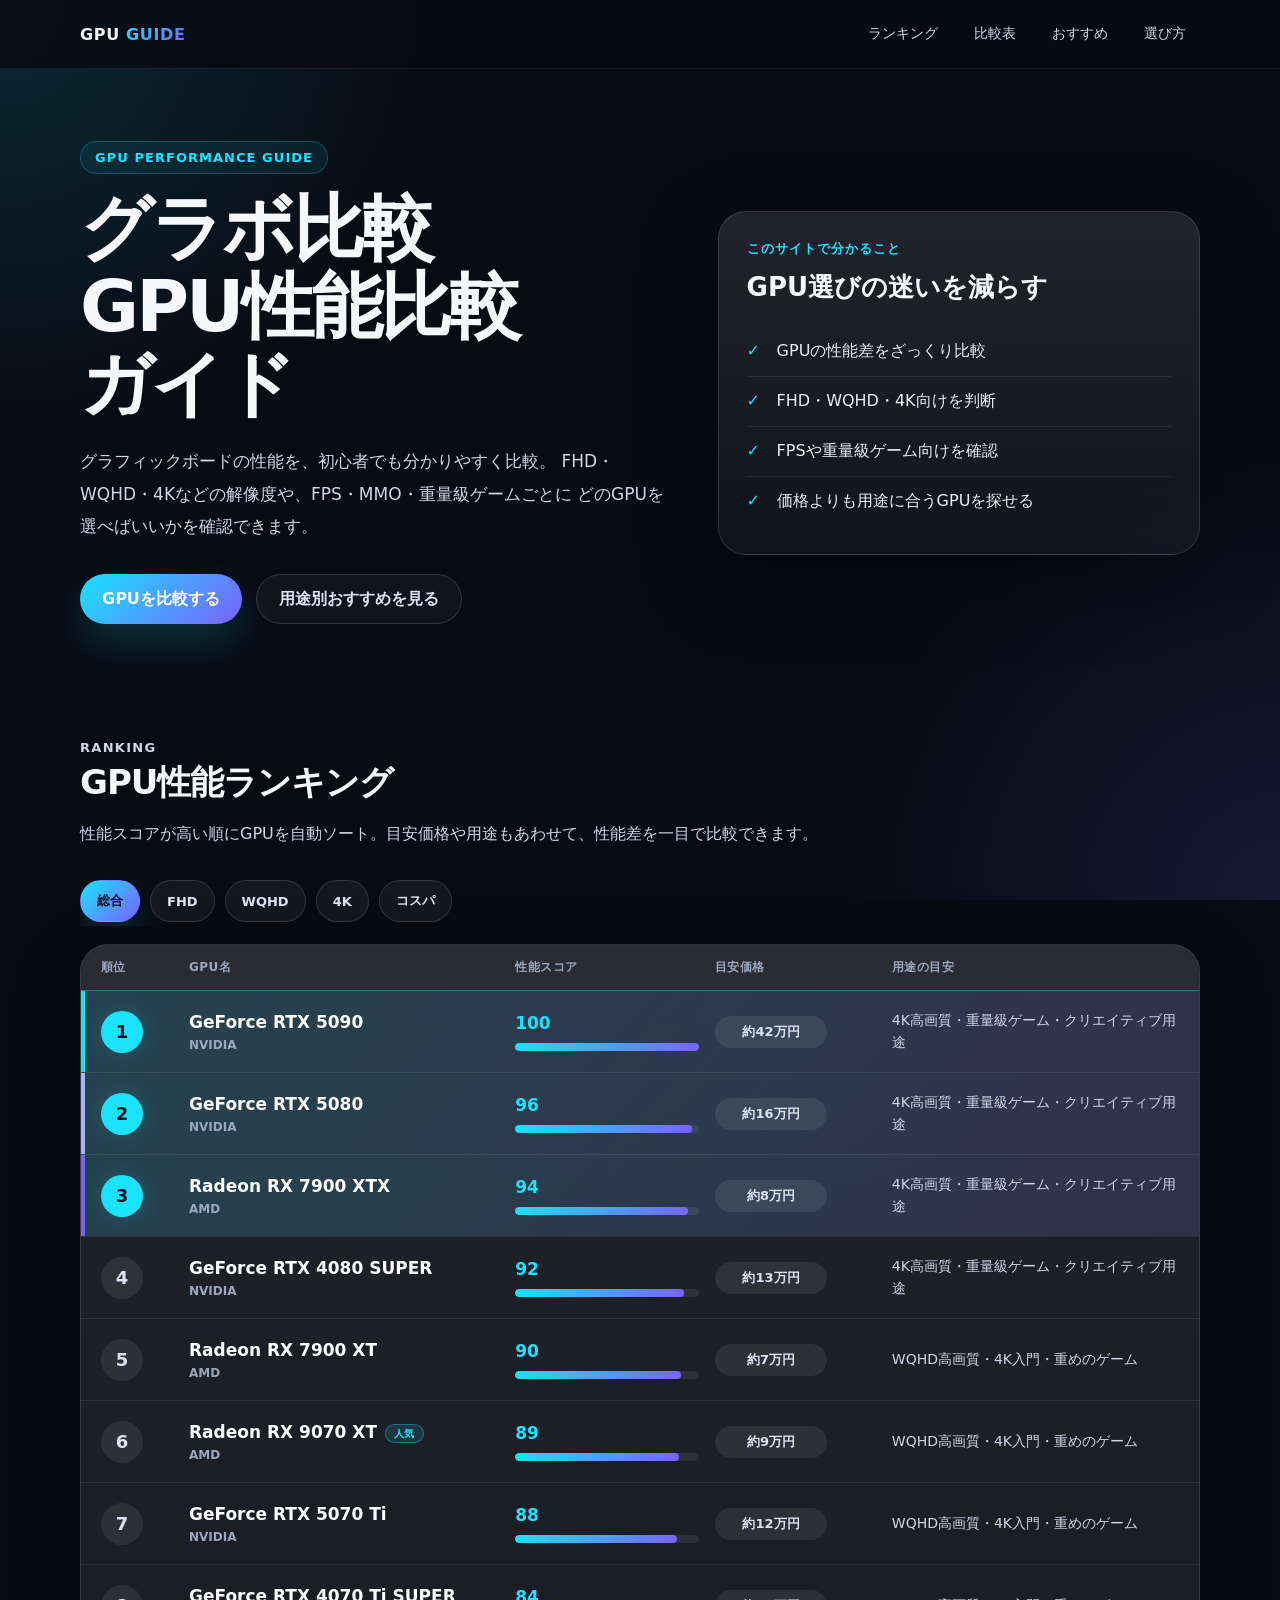
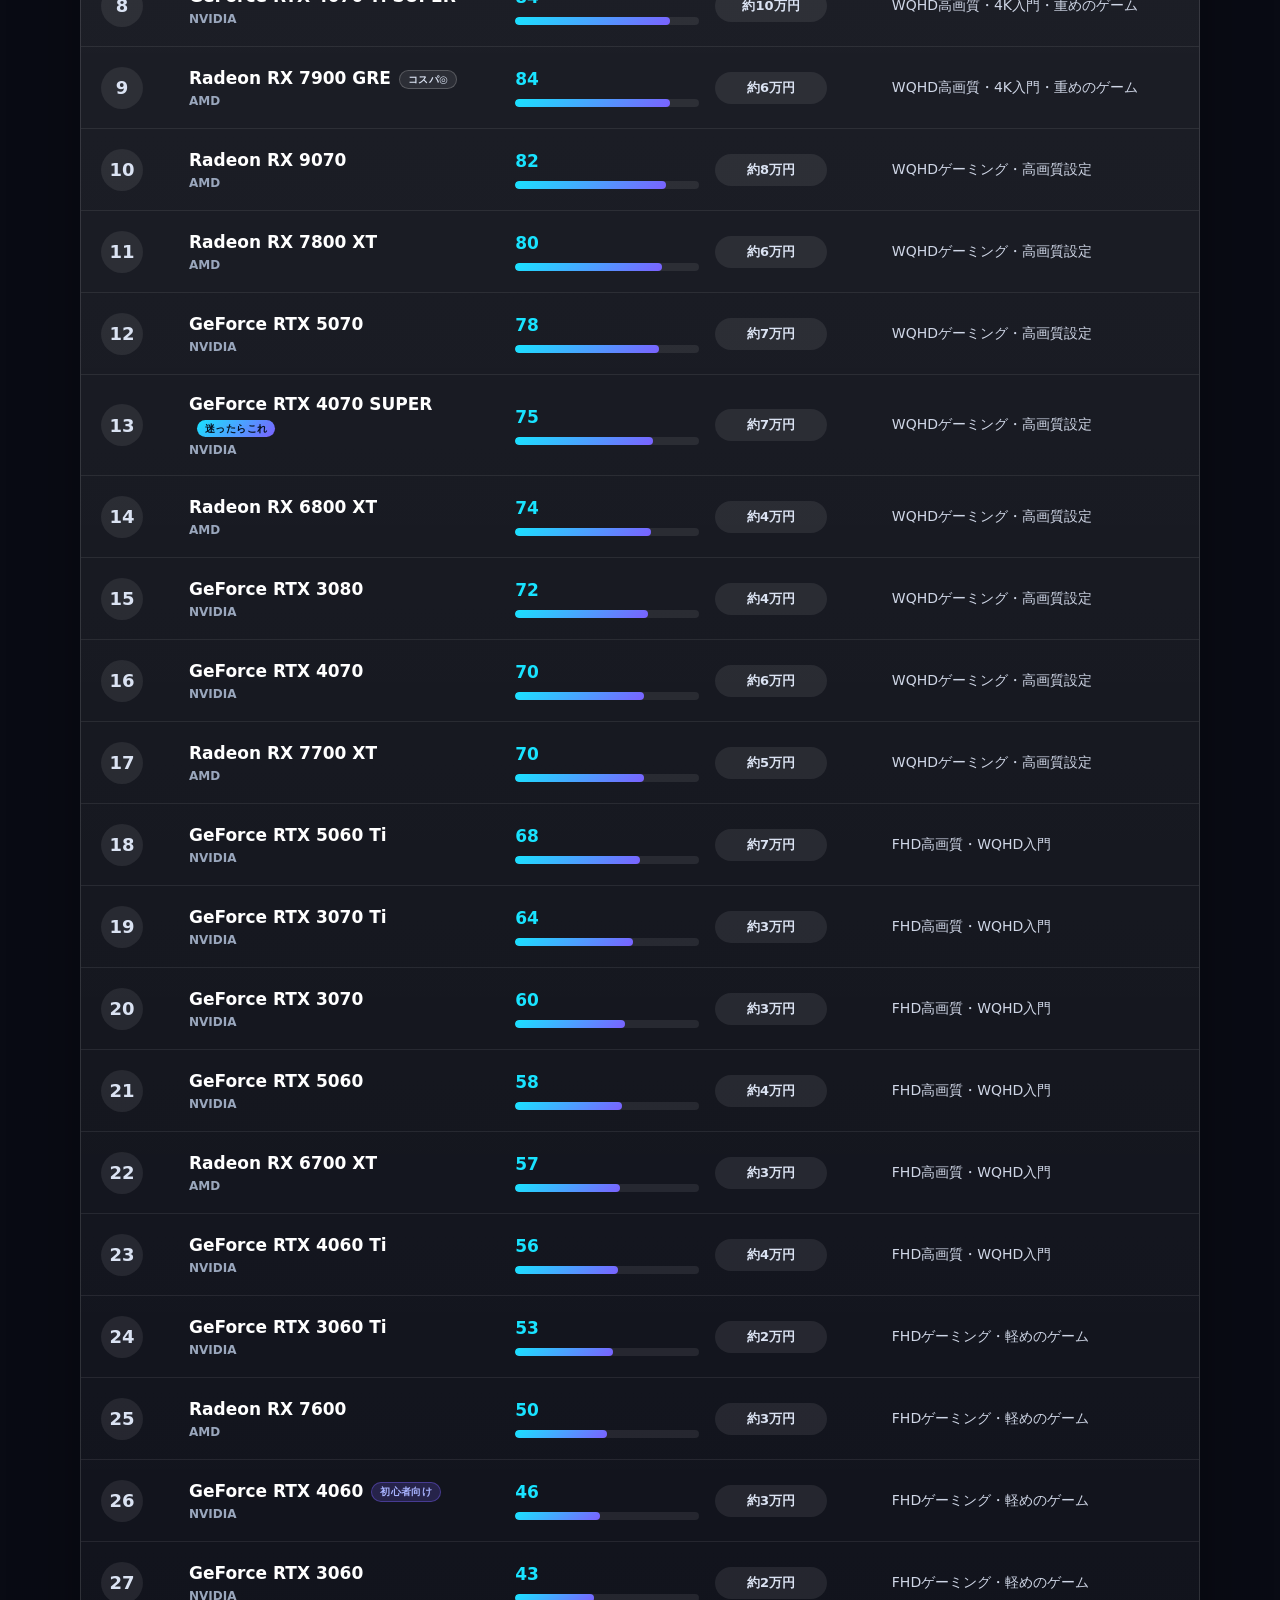
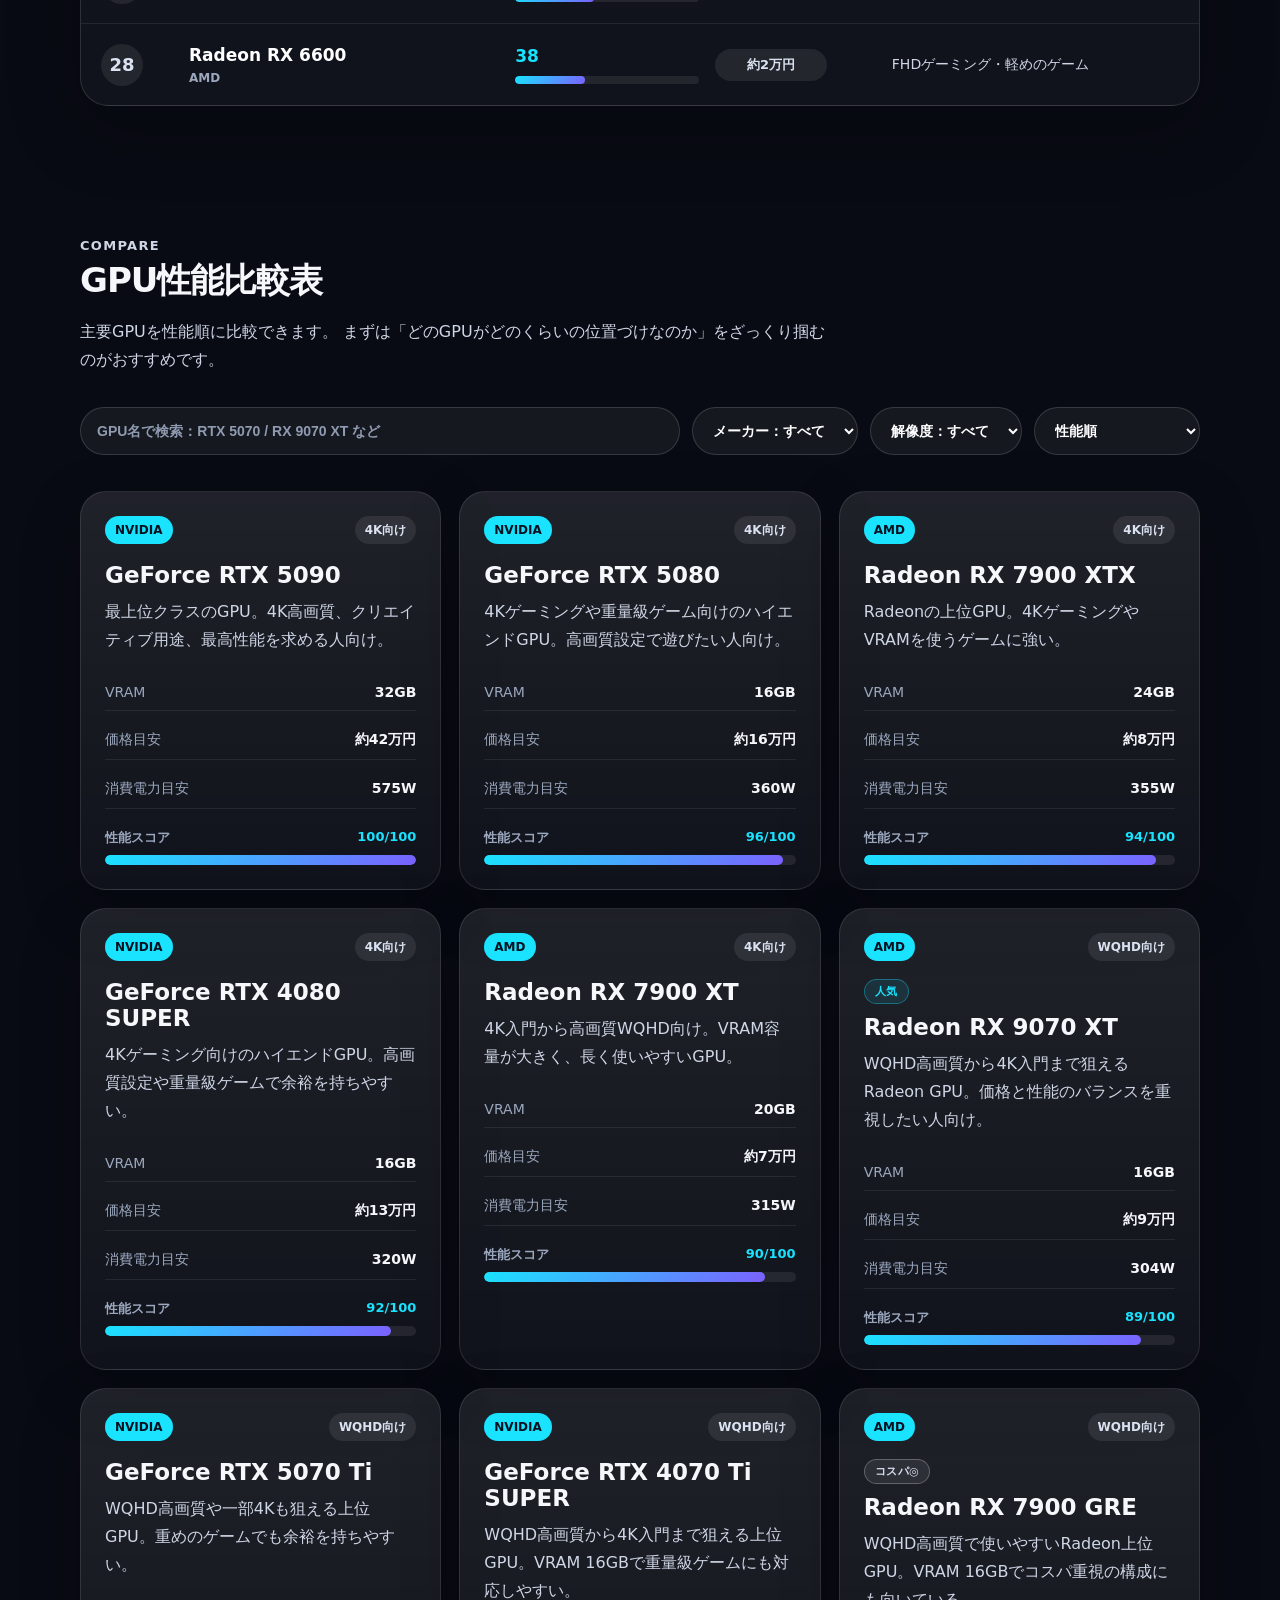
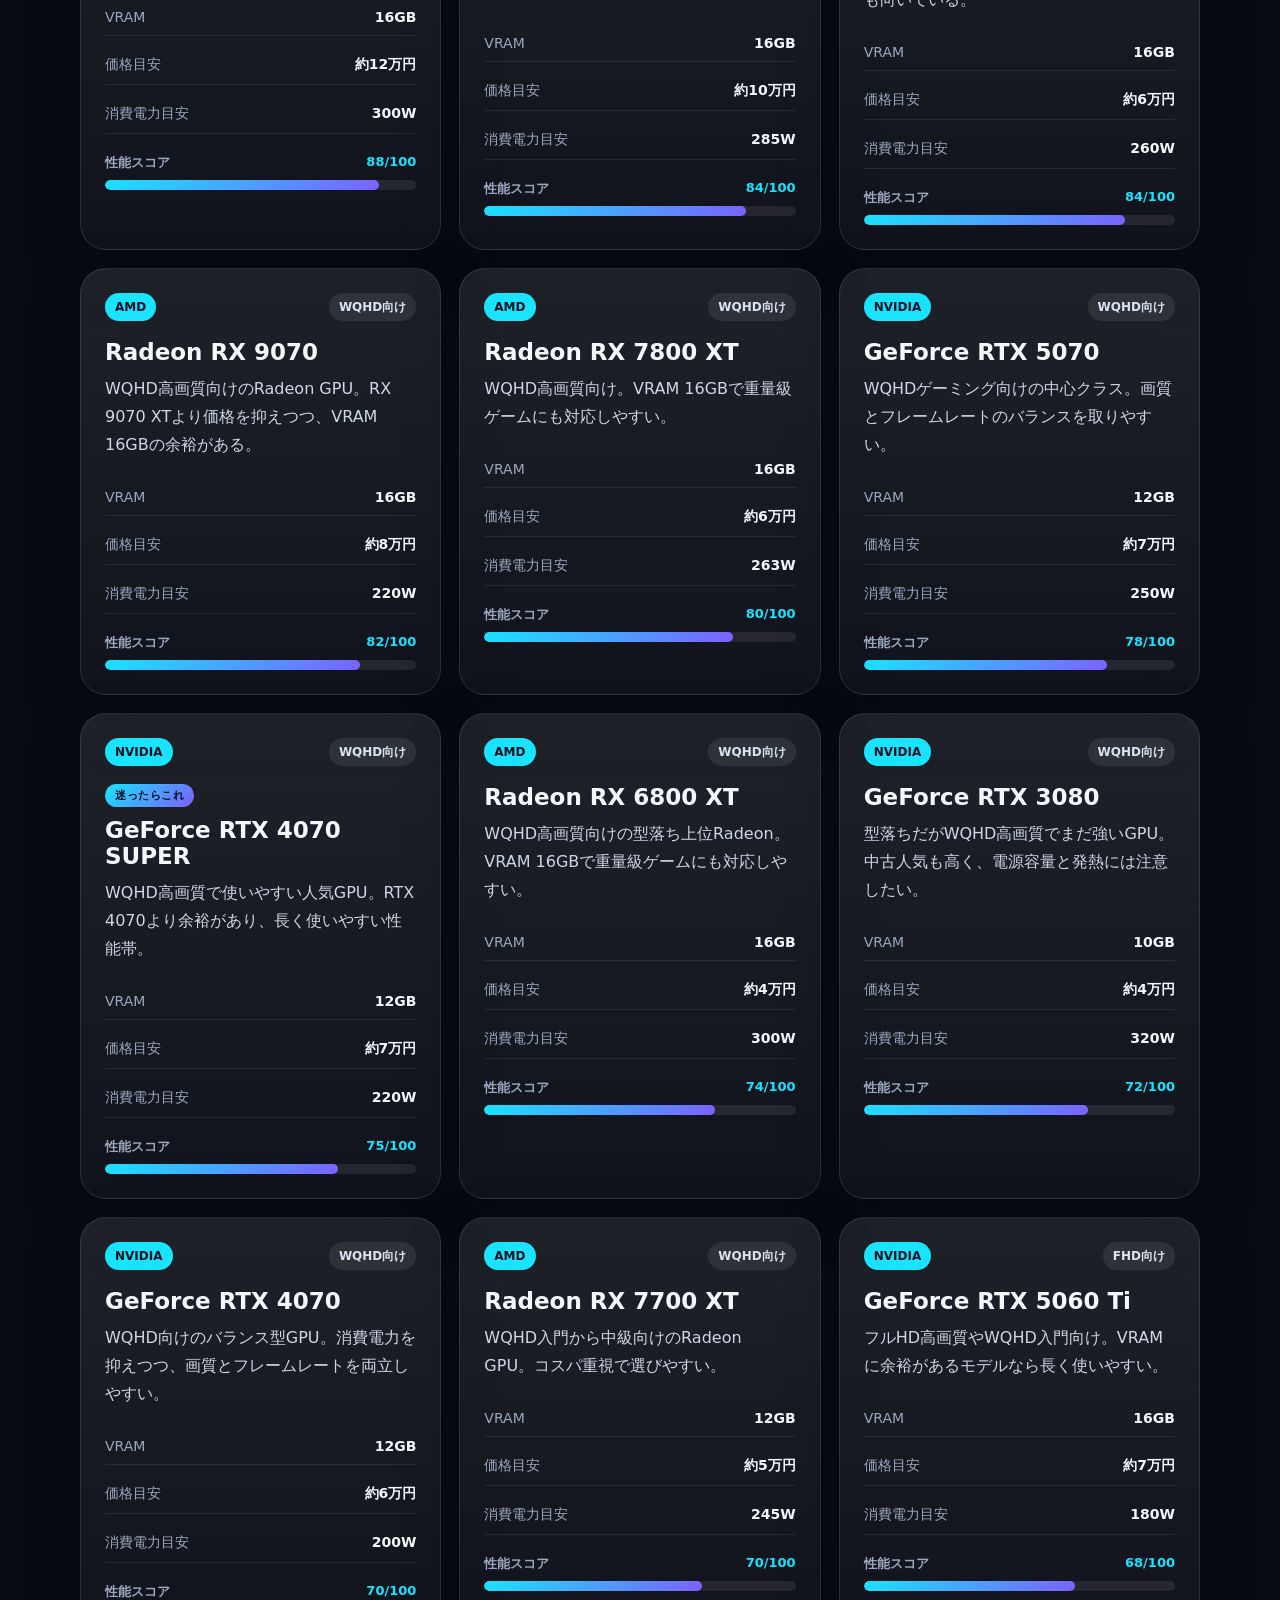
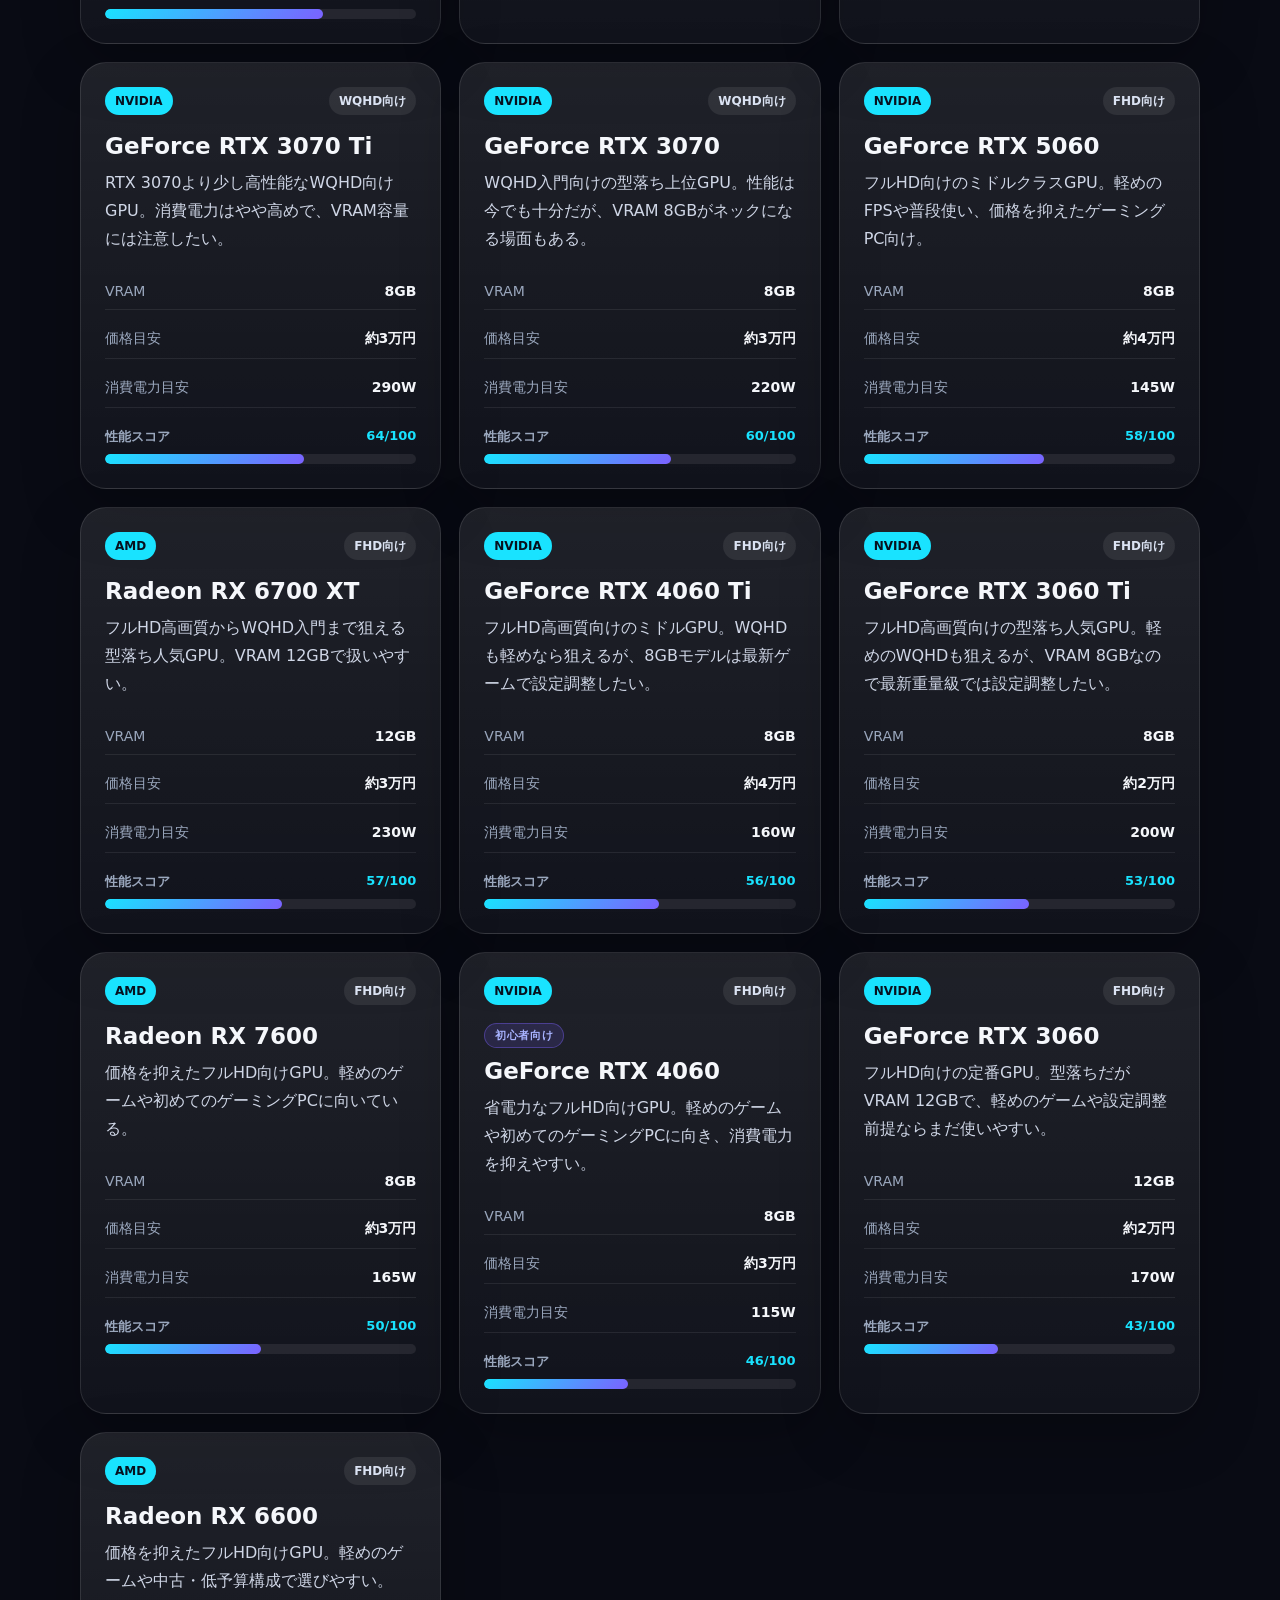
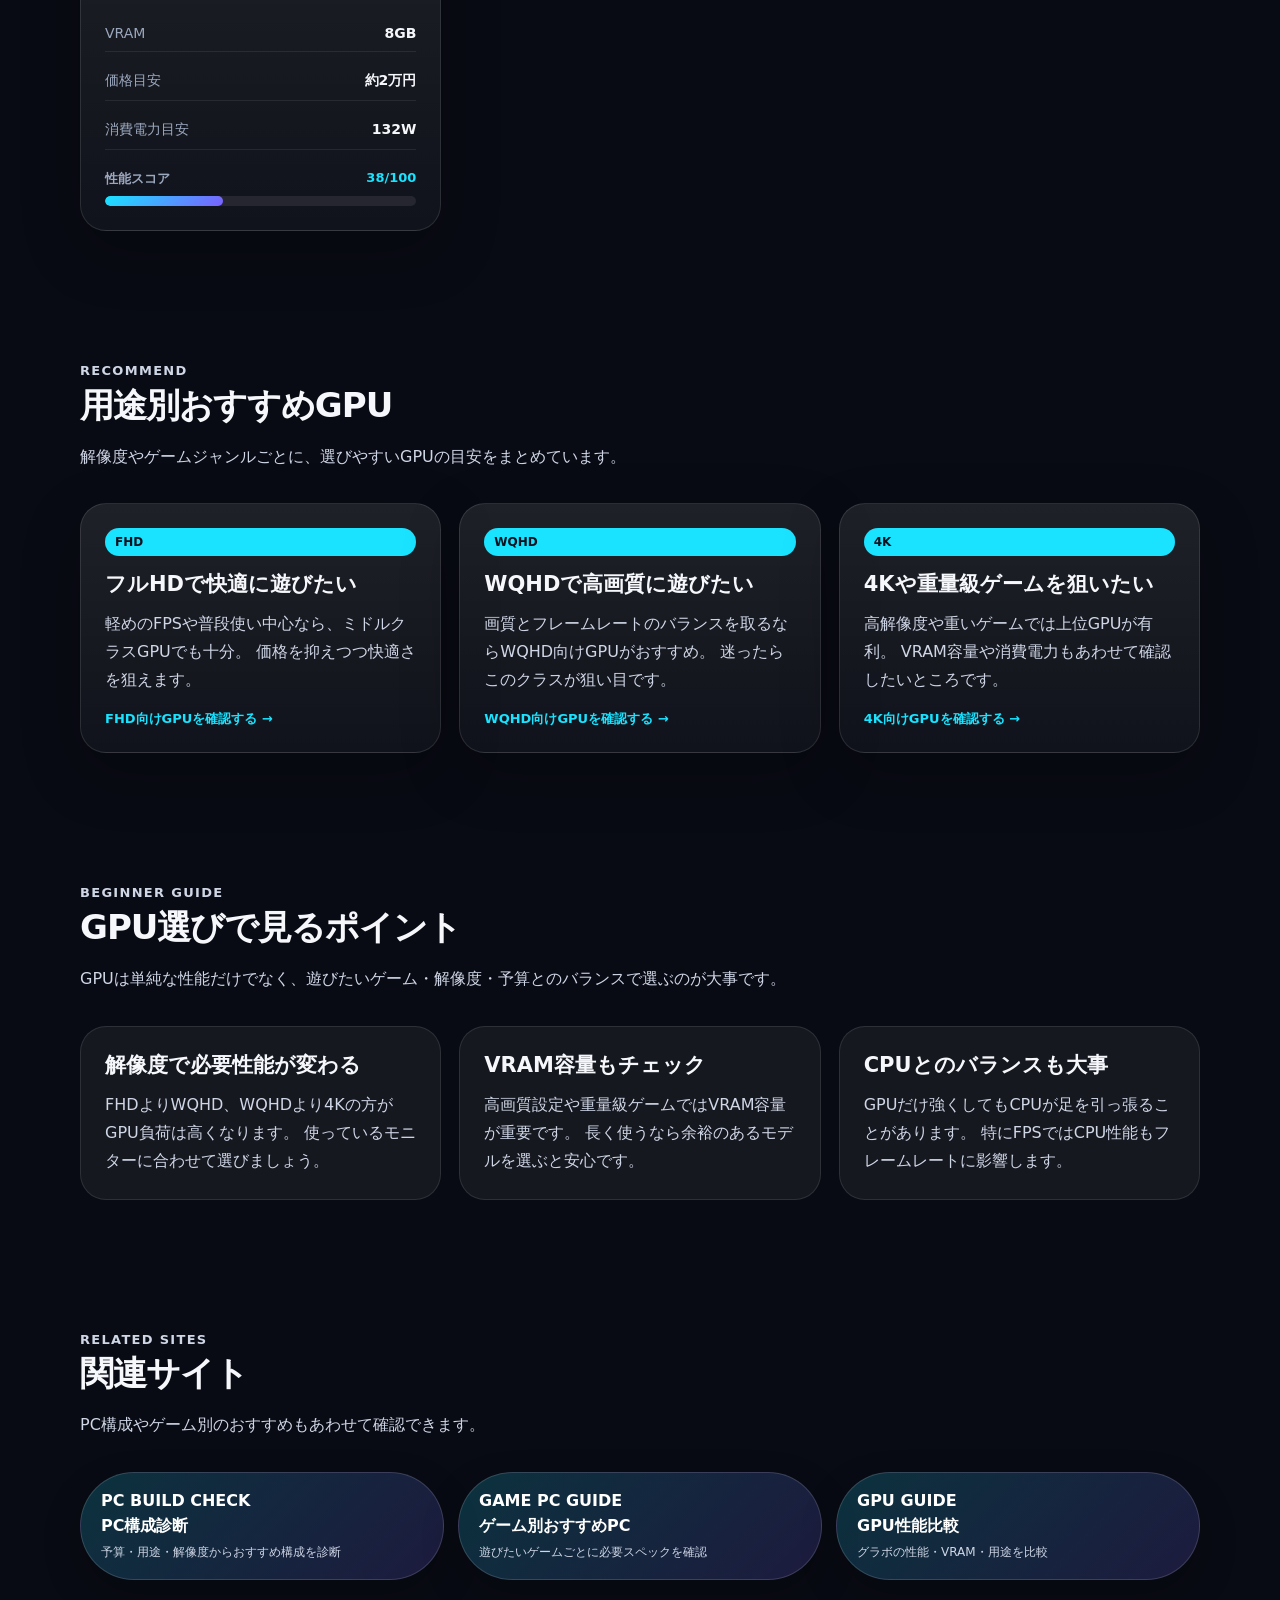
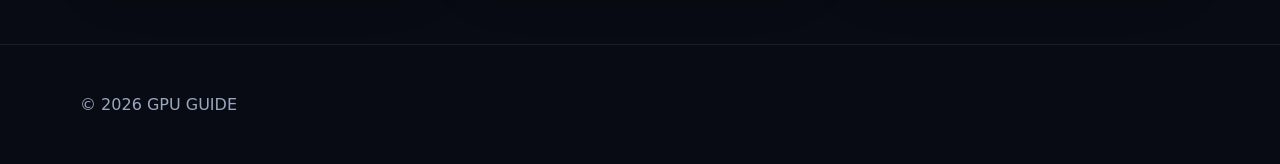
<file: index.html>
<!DOCTYPE html>
<html lang="ja">
<head>
  <meta charset="UTF-8" />
  <meta name="viewport" content="width=device-width, initial-scale=1.0" />
  <meta property="og:title"
content="グラボ比較・GPU性能比較サイト | GPU GUIDE" />
<meta property="og:description" content="GPU・グラフィックボードの性能を初心者向けに比較。" />
<meta property="og:type" content="website" />
<meta property="og:url" content="https://sippo79.github.io/gpu-guide/" />
<meta property="og:image" content="https://sippo79.github.io/gpu-guide/ogp.png" />

<meta name="twitter:card" content="summary_large_image" />

  <title>グラボ比較・GPU性能比較サイト | GPU GUIDE</title>
  <meta name="description" content="GPU・グラフィックボードの性能を初心者向けに比較。FHD、WQHD、4K、FPS、MMO、重量級ゲームなど用途別におすすめGPUを分かりやすく紹介します。" />

  <link rel="stylesheet" href="common.css" />
  <link rel="stylesheet" href="style.css" />
  <link rel="icon" type="image/x-icon" href="./favicon.ico">
  <link rel="icon" type="image/png" sizes="32x32" href="./favicon-32x32.png">
  <link rel="icon" type="image/png" sizes="16x16" href="./favicon-16x16.png">
  <link rel="apple-touch-icon" sizes="180x180" href="./apple-touch-icon.png">
  <link rel="manifest" href="./site.webmanifest">
  <meta name="theme-color" content="#0b1020">
  <meta name="apple-mobile-web-app-capable" content="yes">
  <meta name="apple-mobile-web-app-status-bar-style" content="black-translucent">
  <meta name="google-site-verification" content="iEArXLgT91h_EASB76ODMIgekaYdL2hvQMA-KuQCTS0" />
</head>

<body>
  <header class="site-header">
    <div class="container header-inner">
      <a href="index.html" class="site-logo">GPU <span>GUIDE</span></a>

      <nav class="header-nav">
        <a href="#ranking" class="header-link">ランキング</a>
        <a href="#compare" class="header-link">比較表</a>
        <a href="#recommend" class="header-link">おすすめ</a>
        <a href="#guide" class="header-link">選び方</a>
      </nav>
    </div>
  </header>

  <main>
    <section class="hero">
      <div class="container hero-inner">
        <div>
          <p class="hero-badge">GPU PERFORMANCE GUIDE</p>
          <h1>グラボ比較<br />GPU性能比較<br />ガイド</h1>

          <p class="hero-text">
            グラフィックボードの性能を、初心者でも分かりやすく比較。
            FHD・WQHD・4Kなどの解像度や、FPS・MMO・重量級ゲームごとに
            どのGPUを選べばいいかを確認できます。
          </p>

          <div class="hero-actions">
            <a href="#compare" class="primary-btn">GPUを比較する</a>
            <a href="#recommend" class="secondary-btn">用途別おすすめを見る</a>
          </div>
        </div>

        <div class="hero-card">
          <p class="hero-card-label">このサイトで分かること</p>
          <h2>GPU選びの迷いを減らす</h2>

          <ul class="hero-check-list">
            <li>GPUの性能差をざっくり比較</li>
            <li>FHD・WQHD・4K向けを判断</li>
            <li>FPSや重量級ゲーム向けを確認</li>
            <li>価格よりも用途に合うGPUを探せる</li>
          </ul>
        </div>
      </div>
    </section>

    <section id="ranking" class="section ranking-section">
      <div class="container">
        <div class="section-heading">
          <p class="section-label">RANKING</p>
          <h2>GPU性能ランキング</h2>
          <p>
            性能スコアが高い順にGPUを自動ソート。目安価格や用途もあわせて、性能差を一目で比較できます。
          </p>
        </div>

        <div class="ranking-tabs" aria-label="GPUランキング切り替え">
          <button type="button" class="ranking-tab is-active" data-ranking-type="overall">総合</button>
          <button type="button" class="ranking-tab" data-ranking-type="fhd">FHD</button>
          <button type="button" class="ranking-tab" data-ranking-type="wqhd">WQHD</button>
          <button type="button" class="ranking-tab" data-ranking-type="4k">4K</button>
          <button type="button" class="ranking-tab" data-ranking-type="value">コスパ</button>
        </div>

        <div class="ranking-board">
          <div class="ranking-header">
            <span>順位</span>
            <span>GPU名</span>
            <span>性能スコア</span>
            <span>目安価格</span>
            <span>用途の目安</span>
          </div>

          <div id="gpuRankingList" class="ranking-list">
            <!-- script.jsでGPUランキングを表示 -->
          </div>
        </div>
      </div>
    </section>

    <section id="compare" class="section">
      <div class="container">
        <div class="section-heading">
          <p class="section-label">COMPARE</p>
          <h2>GPU性能比較表</h2>
          <p>
            主要GPUを性能順に比較できます。
            まずは「どのGPUがどのくらいの位置づけなのか」をざっくり掴むのがおすすめです。
          </p>
        </div>

        <div class="gpu-controls">
         <input
  type="search"
  id="gpuSearch"
  placeholder="GPU名で検索：RTX 5070 / RX 9070 XT など"
/>
   
          <select id="brandFilter">
            <option value="all">メーカー：すべて</option>
            <option value="NVIDIA">NVIDIA</option>
            <option value="AMD">AMD Radeon</option>
          </select>

          <select id="resolutionFilter">
            <option value="all">解像度：すべて</option>
            <option value="FHD">FHD向け</option>
            <option value="WQHD">WQHD向け</option>
            <option value="4K">4K向け</option>
          </select>

          <select id="sortSelect">
            <option value="performance">性能順</option>
            <option value="price">価格目安が安い順</option>
            <option value="vram">VRAM多い順</option>
          </select>
        </div>

        <div id="gpuGrid" class="gpu-grid">
          <!-- script.jsでGPUカードを表示 -->
        </div>

      </div>
    </section>

    <section id="recommend" class="section">
      <div class="container">
        <div class="section-heading">
          <p class="section-label">RECOMMEND</p>
          <h2>用途別おすすめGPU</h2>
          <p>
            解像度やゲームジャンルごとに、選びやすいGPUの目安をまとめています。
          </p>
        </div>

        <div class="recommend-grid">
          <a href="#compare" class="recommend-card" data-filter-resolution="FHD">
            <span class="recommend-tag">FHD</span>
            <h3>フルHDで快適に遊びたい</h3>
            <p>
              軽めのFPSや普段使い中心なら、ミドルクラスGPUでも十分。
              価格を抑えつつ快適さを狙えます。
            </p>
            <span class="recommend-card-cta">FHD向けGPUを確認する →</span>
          </a>

          <a href="#compare" class="recommend-card" data-filter-resolution="WQHD">
            <span class="recommend-tag">WQHD</span>
            <h3>WQHDで高画質に遊びたい</h3>
            <p>
              画質とフレームレートのバランスを取るならWQHD向けGPUがおすすめ。
              迷ったらこのクラスが狙い目です。
            </p>
            <span class="recommend-card-cta">WQHD向けGPUを確認する →</span>
          </a>

          <a href="#compare" class="recommend-card" data-filter-resolution="4K">
            <span class="recommend-tag">4K</span>
            <h3>4Kや重量級ゲームを狙いたい</h3>
            <p>
              高解像度や重いゲームでは上位GPUが有利。
              VRAM容量や消費電力もあわせて確認したいところです。
            </p>
            <span class="recommend-card-cta">4K向けGPUを確認する →</span>
          </a>
        </div>
      </div>
    </section>

    <section id="guide" class="section beginner-section">
      <div class="container">
        <div class="section-heading">
          <p class="section-label">BEGINNER GUIDE</p>
          <h2>GPU選びで見るポイント</h2>
          <p>
            GPUは単純な性能だけでなく、遊びたいゲーム・解像度・予算とのバランスで選ぶのが大事です。
          </p>
        </div>

        <div class="guide-grid">
          <article class="guide-card">
            <h3>解像度で必要性能が変わる</h3>
            <p>
              FHDよりWQHD、WQHDより4Kの方がGPU負荷は高くなります。
              使っているモニターに合わせて選びましょう。
            </p>
          </article>

          <article class="guide-card">
            <h3>VRAM容量もチェック</h3>
            <p>
              高画質設定や重量級ゲームではVRAM容量が重要です。
              長く使うなら余裕のあるモデルを選ぶと安心です。
            </p>
          </article>

          <article class="guide-card">
            <h3>CPUとのバランスも大事</h3>
            <p>
              GPUだけ強くしてもCPUが足を引っ張ることがあります。
              特にFPSではCPU性能もフレームレートに影響します。
            </p>
          </article>
        </div>
      </div>
    </section>

    <section class="section">
      <div class="container">
        <div class="section-heading">
          <p class="section-label">RELATED SITES</p>
          <h2>関連サイト</h2>
          <p>
            PC構成やゲーム別のおすすめもあわせて確認できます。
          </p>
        </div>

<div class="related-site-grid">
  <a href="https://sippo79.github.io/pc-build-check/" class="related-site-button">
    <span class="related-site-mini">PC BUILD CHECK</span>
    <span>PC構成診断</span>
    <small>予算・用途・解像度からおすすめ構成を診断</small>
  </a>

  <a href="https://sippo79.github.io/game-pc-guide/" class="related-site-button">
    <span class="related-site-mini">GAME PC GUIDE</span>
    <span>ゲーム別おすすめPC</span>
    <small>遊びたいゲームごとに必要スペックを確認</small>
  </a>

  <a href="https://sippo79.github.io/gpu-guide/" class="related-site-button">
    <span class="related-site-mini">GPU GUIDE</span>
    <span>GPU性能比較</span>
    <small>グラボの性能・VRAM・用途を比較</small>
  </a>
</div>
      </div>
    </section>
  </main>

  <footer class="site-footer">
    <div class="container">
      <p>&copy; 2026 GPU GUIDE</p>
    </div>
  </footer>

  <script src="affiliate-links.js"></script>
  <script src="script.js"></script>
</body>
</html>
</file>
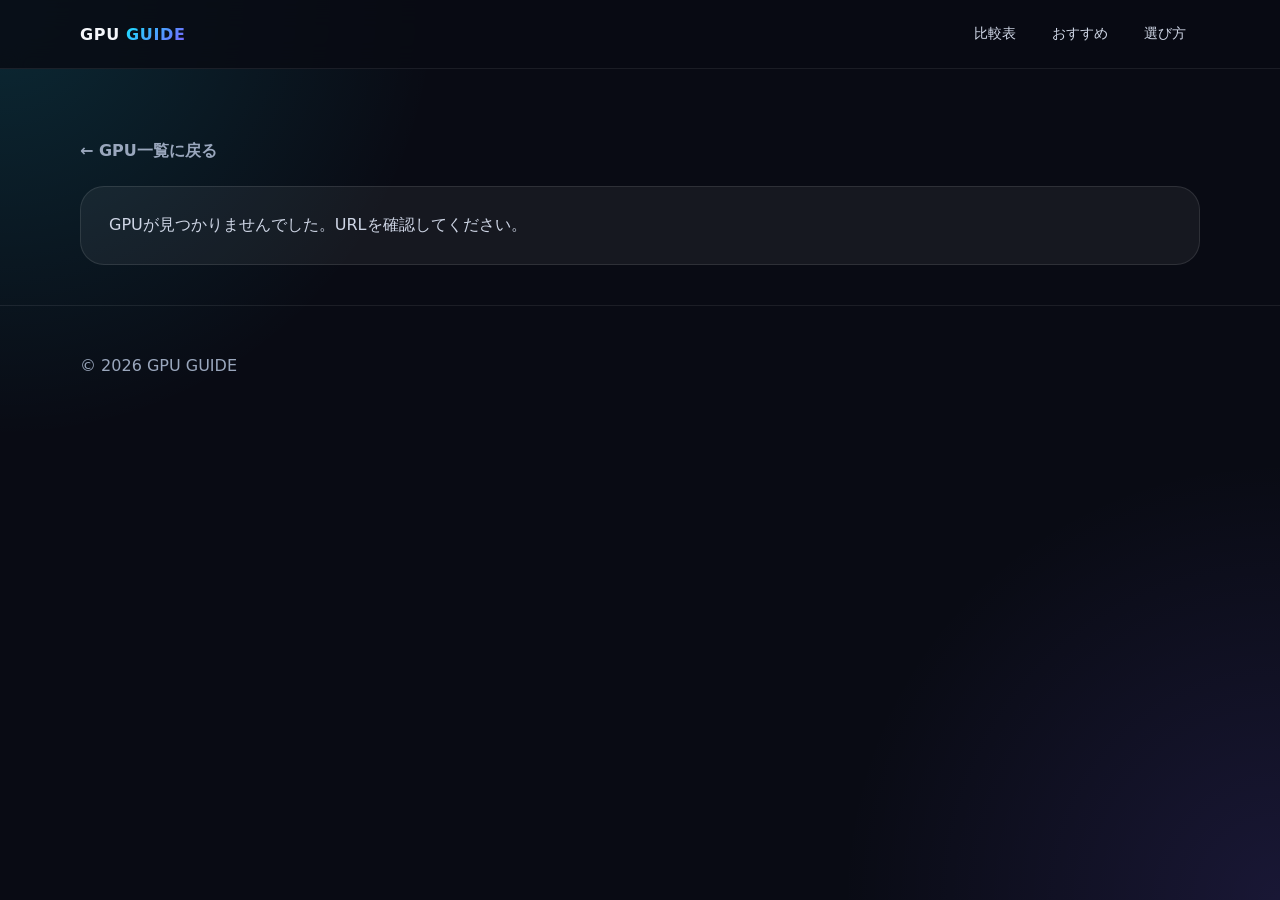
<file: gpu.html>
<!DOCTYPE html>
<html lang="ja">
<head>
  <meta charset="UTF-8" />
  <meta name="viewport" content="width=device-width, initial-scale=1.0" />

  <title>GPU詳細｜GPU性能比較ガイド</title>
  <meta name="description" content="GPUの性能、VRAM、消費電力、向いている解像度や用途を分かりやすく確認できます。" />

  <meta property="og:title" content="GPU性能詳細｜GPU GUIDE" />
  <meta property="og:description" content="GPUの性能スコア、VRAM、消費電力、おすすめゲームを分かりやすく確認できます。" />
  <meta property="og:type" content="article" />
  <meta property="og:url" content="https://sippo79.github.io/gpu-guide/gpu.html" />
  <meta property="og:image" content="https://sippo79.github.io/gpu-guide/ogp.png" />
  <meta name="twitter:card" content="summary_large_image" />

  <link rel="stylesheet" href="common.css" />
  <link rel="stylesheet" href="style.css" />
  <link rel="icon" type="image/x-icon" href="./favicon.ico">
  <link rel="icon" type="image/png" sizes="32x32" href="./favicon-32x32.png">
  <link rel="icon" type="image/png" sizes="16x16" href="./favicon-16x16.png">
  <link rel="apple-touch-icon" sizes="180x180" href="./apple-touch-icon.png">
  <link rel="manifest" href="./site.webmanifest">
  <meta name="theme-color" content="#0b1020">
  <meta name="apple-mobile-web-app-capable" content="yes">
  <meta name="apple-mobile-web-app-status-bar-style" content="black-translucent">
</head>

<body>
  <header class="site-header">
    <div class="container header-inner">
      <a href="index.html" class="site-logo">GPU <span>GUIDE</span></a>

      <nav class="header-nav">
        <a href="index.html#compare" class="header-link">比較表</a>
        <a href="index.html#recommend" class="header-link">おすすめ</a>
        <a href="index.html#guide" class="header-link">選び方</a>
      </nav>
    </div>
  </header>

  <main>
    <section class="gpu-detail-hero">
      <div class="container">
        <a href="index.html" class="back-link">← GPU一覧に戻る</a>

        <div id="gpuDetail">
          <!-- gpu-detail.jsで表示 -->
        </div>
      </div>
    </section>
  </main>

  <footer class="site-footer">
    <div class="container">
      <p>&copy; 2026 GPU GUIDE</p>
    </div>
  </footer>

  <script src="affiliate-links.js"></script>
  <script src="script.js"></script>
  <script src="gpu-detail.js"></script>
</body>
</html>
</file>
<file: common.css>
* {
  box-sizing: border-box;
}

html {
  scroll-behavior: smooth;
  scroll-padding-top: 80px;
}

body {
  margin: 0;
  font-family: system-ui, -apple-system, BlinkMacSystemFont, "Segoe UI", sans-serif;
  color: #f5f7fb;
  background:
    radial-gradient(circle at top left, rgba(25, 227, 255, 0.14), transparent 28%),
    radial-gradient(circle at bottom right, rgba(123, 97, 255, 0.14), transparent 28%),
    #090b14;
  background-attachment: fixed;
}

a {
  color: inherit;
  text-decoration: none;
}

.container {
  width: min(1120px, calc(100% - 32px));
  margin: 0 auto;
}

/* Header */

.site-header {
  position: sticky;
  top: 0;
  z-index: 10;
  background: rgba(9, 11, 20, 0.84);
  backdrop-filter: blur(14px);
  border-bottom: 1px solid rgba(255, 255, 255, 0.08);
}

.header-inner {
  height: 68px;
  display: flex;
  justify-content: space-between;
  align-items: center;
}

.site-logo {
  font-weight: 900;
  letter-spacing: 0.04em;
}

.site-logo span {
  background: linear-gradient(135deg, #19e3ff, #7b61ff);
  -webkit-background-clip: text;
  background-clip: text;
  color: transparent;
}

.header-nav {
  display: flex;
  gap: 8px;
}

.header-link {
  padding: 10px 14px;
  border-radius: 999px;
  color: #cfd6e6;
  font-size: 14px;
}

.header-link:hover {
  background: rgba(255, 255, 255, 0.08);
}

/* Hero */

.hero {
  padding: 72px 0 48px;
}

.hero-inner {
  display: grid;
  grid-template-columns: 1.1fr 0.9fr;
  gap: 48px;
  align-items: center;
}

.hero-badge {
  display: inline-flex;
  margin: 0 0 16px;
  padding: 8px 14px;
  border-radius: 999px;
  color: #19e3ff;
  font-size: 13px;
  font-weight: 800;
  letter-spacing: 0.08em;
  background: rgba(25, 227, 255, 0.08);
  border: 1px solid rgba(25, 227, 255, 0.24);
}

.hero h1 {
  margin: 0 0 22px;
  font-size: clamp(42px, 7vw, 72px);
  line-height: 1.08;
  letter-spacing: -0.04em;
}

.hero-text {
  max-width: 620px;
  color: #cfd6e6;
  font-size: 17px;
  line-height: 1.9;
}

.hero-actions {
  display: flex;
  gap: 14px;
  margin-top: 32px;
  flex-wrap: wrap;
}

.primary-btn,
.secondary-btn {
  display: inline-flex;
  align-items: center;
  justify-content: center;
  min-height: 50px;
  padding: 0 22px;
  border-radius: 999px;
  font-weight: 800;
  transition: 0.2s ease;
}

.primary-btn {
  color: #fff;
  background: linear-gradient(135deg, #19e3ff, #7b61ff);
  box-shadow: 0 18px 40px rgba(25, 227, 255, 0.18);
}

.secondary-btn {
  color: #dbe3f3;
  background: rgba(255, 255, 255, 0.04);
  border: 1px solid rgba(255, 255, 255, 0.14);
}

.primary-btn:hover,
.secondary-btn:hover {
  transform: translateY(-2px);
}

/* Hero Card */

.hero-card {
  padding: 28px;
  border-radius: 28px;
  background:
    linear-gradient(180deg, rgba(255, 255, 255, 0.1), rgba(255, 255, 255, 0.04));
  border: 1px solid rgba(255, 255, 255, 0.12);
  box-shadow: 0 24px 80px rgba(0, 0, 0, 0.35);
}

.hero-card-label {
  margin: 0 0 12px;
  color: #19e3ff;
  font-size: 13px;
  font-weight: 800;
  letter-spacing: 0.08em;
}

.hero-card h2 {
  margin: 0 0 22px;
  font-size: 26px;
}

.hero-check-list {
  list-style: none;
  padding: 0;
  margin: 0;
}

.hero-check-list li {
  position: relative;
  padding: 14px 0 14px 30px;
  color: #e8edf7;
  border-bottom: 1px solid rgba(255, 255, 255, 0.08);
}

.hero-check-list li:last-child {
  border-bottom: none;
}

.hero-check-list li::before {
  content: "✓";
  position: absolute;
  left: 0;
  color: #19e3ff;
  font-weight: 900;
}

/* Section */

.section {
  padding: 64px 0;
  scroll-margin-top: 80px;
}

.section-heading {
  max-width: 760px;
  margin-bottom: 32px;
}

.section-label {
  margin: 0 0 10px;
  color: #19e3ff;
  font-size: 13px;
  font-weight: 900;
  letter-spacing: 0.1em;
}

.section-heading h2 {
  margin: 0 0 14px;
  font-size: 34px;
  letter-spacing: -0.03em;
}

.section-heading p {
  margin: 0;
  color: #cfd6e6;
  line-height: 1.8;
}

/* Guide Cards */

.guide-grid {
  display: grid;
  grid-template-columns: repeat(3, 1fr);
  gap: 18px;
}

.guide-card {
  padding: 24px;
  border-radius: 26px;
  background: rgba(255, 255, 255, 0.055);
  border: 1px solid rgba(255, 255, 255, 0.1);
}

.guide-card h3 {
  margin: 0 0 12px;
  font-size: 21px;
}

.guide-card p {
  margin: 0;
  color: #cfd6e6;
  line-height: 1.75;
}

/* Footer */

.site-footer {
  padding: 34px 0;
  color: #9aa7bd;
  border-top: 1px solid rgba(255, 255, 255, 0.08);
}

/* Mobile */

@media (max-width: 900px) {
  .hero-inner,
  .guide-grid {
    grid-template-columns: 1fr;
  }

  .hero {
    padding: 56px 0;
  }

  .hero h1 {
    font-size: clamp(38px, 12vw, 54px);
  }

  .hero-actions {
    flex-direction: column;
  }

  .primary-btn,
  .secondary-btn {
    width: 100%;
  }

  .section {
    padding: 52px 0;
  }
}

@media (max-width: 520px) {
  .container {
    width: min(100% - 24px, 1120px);
  }

  .header-inner {
    height: 60px;
  }

  .site-logo {
    font-size: 15px;
  }

  .header-nav {
    gap: 2px;
  }

  .header-link {
    padding: 7px 6px;
    font-size: 11px;
  }

  .hero-card,
  .guide-card {
    padding: 20px;
    border-radius: 22px;
  }

  .section {
    padding: 44px 0;
  }

  .section-heading h2 {
    font-size: 28px;
  }
}
</file>
<file: style.css>
/* GPU Controls */

/* GPU Ranking */

.ranking-tabs {
  display: flex;
  gap: 10px;
  margin: 0 0 18px;
  overflow-x: auto;
  padding-bottom: 4px;
}

.ranking-tab {
  appearance: none;
  min-height: 42px;
  padding: 0 16px;
  border-radius: 999px;
  border: 1px solid rgba(255, 255, 255, 0.13);
  color: #dbe3f3;
  background: rgba(255, 255, 255, 0.055);
  font: inherit;
  font-size: 13px;
  font-weight: 900;
  cursor: pointer;
  white-space: nowrap;
  transition: 0.2s ease;
}

.ranking-tab:hover,
.ranking-tab.is-active {
  color: #07111f;
  background: linear-gradient(135deg, #19e3ff, #7b61ff);
  border-color: transparent;
  box-shadow: 0 14px 34px rgba(25, 227, 255, 0.16);
}

.ranking-board {
  overflow: hidden;
  border-radius: 28px;
  background:
    linear-gradient(180deg, rgba(255, 255, 255, 0.095), rgba(255, 255, 255, 0.035));
  border: 1px solid rgba(255, 255, 255, 0.12);
  box-shadow: 0 22px 70px rgba(0, 0, 0, 0.28);
}

.ranking-header,
.ranking-row {
  display: grid;
  grid-template-columns: 72px minmax(210px, 1.35fr) minmax(150px, 0.8fr) minmax(130px, 0.7fr) minmax(240px, 1.25fr);
  gap: 16px;
  align-items: center;
}

.ranking-header {
  padding: 14px 20px;
  color: #9aa7bd;
  background: rgba(255, 255, 255, 0.045);
  font-size: 12px;
  font-weight: 900;
  letter-spacing: 0.04em;
}

.ranking-list {
  display: grid;
}

.ranking-row {
  min-height: 82px;
  padding: 18px 20px;
  color: #ffffff;
  border-top: 1px solid rgba(255, 255, 255, 0.08);
  transition: 0.22s ease;
}

.ranking-row:hover {
  background: rgba(25, 227, 255, 0.06);
}

.ranking-row-top {
  background:
    linear-gradient(135deg, rgba(25, 227, 255, 0.14), rgba(123, 97, 255, 0.13)),
    rgba(255, 255, 255, 0.035);
}

.ranking-row-top-1 {
  border-top-color: rgba(25, 227, 255, 0.35);
  box-shadow: inset 4px 0 0 #19e3ff;
}

.ranking-row-top-2 {
  box-shadow: inset 4px 0 0 #a8b3ff;
}

.ranking-row-top-3 {
  box-shadow: inset 4px 0 0 #7b61ff;
}

.ranking-rank strong {
  display: inline-flex;
  align-items: center;
  justify-content: center;
  width: 42px;
  height: 42px;
  border-radius: 999px;
  color: #07111f;
  background: #19e3ff;
  font-size: 18px;
  box-shadow: 0 0 24px rgba(25, 227, 255, 0.16);
}

.ranking-row:not(.ranking-row-top) .ranking-rank strong {
  color: #dbe3f3;
  background: rgba(255, 255, 255, 0.08);
  box-shadow: none;
}

.ranking-gpu strong,
.ranking-score strong {
  display: block;
  font-size: 17px;
  line-height: 1.35;
}

.ranking-gpu small {
  display: block;
  margin-top: 4px;
  color: #9aa7bd;
  font-size: 12px;
  font-weight: 800;
}

.ranking-score {
  display: grid;
  gap: 8px;
}

.ranking-score strong {
  color: #19e3ff;
}

.ranking-score-bar {
  display: block;
  height: 8px;
  overflow: hidden;
  border-radius: 999px;
  background: rgba(255, 255, 255, 0.08);
}

.ranking-score-bar span {
  display: block;
  height: 100%;
  border-radius: inherit;
  background: linear-gradient(135deg, #19e3ff, #7b61ff);
}

.ranking-price {
  display: inline-flex;
  justify-content: center;
  justify-self: start;
  min-width: 112px;
  padding: 7px 10px;
  border-radius: 999px;
  color: #dbe3f3;
  background: rgba(255, 255, 255, 0.08);
  font-size: 13px;
  font-weight: 900;
}

.ranking-use {
  color: #cfd6e6;
  line-height: 1.55;
  font-size: 14px;
}

.gpu-controls {
  display: flex;
  gap: 12px;
  margin: 0 0 36px;
  flex-wrap: wrap;
}

.gpu-controls input,
.gpu-controls select {
  min-height: 48px;
  padding: 0 16px;
  border-radius: 999px;
  border: 1px solid rgba(255, 255, 255, 0.14);
  outline: none;
  background: rgba(255, 255, 255, 0.055);
  color: #ffffff;
  font-size: 14px;
  font-weight: 700;
}

.gpu-controls input {
  flex: 1;
  min-width: 260px;
}

.gpu-controls input::placeholder {
  color: #8f9bb0;
}

.gpu-controls input:focus,
.gpu-controls select:focus {
  border-color: rgba(25, 227, 255, 0.7);
  box-shadow: 0 0 0 3px rgba(25, 227, 255, 0.12);
}

.gpu-controls select:focus {
  border-color: rgba(25, 227, 255, 0.7);
  box-shadow: 0 0 0 3px rgba(25, 227, 255, 0.12);
}

.gpu-controls option {
  color: #111827;
}

/* GPU Cards */

.gpu-grid {
  display: grid;
  grid-template-columns: repeat(3, 1fr);
  gap: 18px;
}

.gpu-card {
  padding: 24px;
  border-radius: 26px;
  background:
    linear-gradient(180deg, rgba(255, 255, 255, 0.095), rgba(255, 255, 255, 0.035));
  border: 1px solid rgba(255, 255, 255, 0.11);
  box-shadow: 0 20px 60px rgba(0, 0, 0, 0.24);
  transition: 0.22s ease;
}

.gpu-card:hover {
  transform: translateY(-5px);
  border-color: rgba(25, 227, 255, 0.38);
  box-shadow:
    0 24px 70px rgba(0, 0, 0, 0.34),
    0 0 28px rgba(25, 227, 255, 0.08);
}

.gpu-card-top {
  display: flex;
  justify-content: space-between;
  gap: 10px;
  margin-bottom: 18px;
}

.gpu-brand,
.gpu-resolution {
  display: inline-flex;
  align-items: center;
  min-height: 28px;
  padding: 0 10px;
  border-radius: 999px;
  font-size: 12px;
  font-weight: 800;
}

.gpu-brand {
  color: #07111f;
  background: #19e3ff;
}

.gpu-resolution {
  color: #dbe3f3;
  background: rgba(255, 255, 255, 0.08);
}

.gpu-card h3 {
  margin: 0 0 10px;
  font-size: 23px;
}

.gpu-summary {
  margin: 0 0 20px;
  color: #cfd6e6;
  line-height: 1.75;
}

.gpu-specs {
  display: grid;
  gap: 10px;
  margin: 0 0 20px;
}

.gpu-spec {
  display: flex;
  justify-content: space-between;
  gap: 16px;
  padding: 10px 0;
  border-bottom: 1px solid rgba(255, 255, 255, 0.08);
}

.gpu-spec span {
  color: #9aa7bd;
  font-size: 14px;
}

.gpu-spec strong {
  text-align: right;
  font-size: 14px;
}

.gpu-score-box {
  margin-top: 18px;
}

.gpu-score-head {
  display: flex;
  justify-content: space-between;
  gap: 16px;
  margin-bottom: 8px;
  font-size: 13px;
  font-weight: 800;
}

.gpu-score-head span {
  color: #9aa7bd;
}

.gpu-score-head strong {
  color: #19e3ff;
}

.performance-bar {
  height: 10px;
  border-radius: 999px;
  overflow: hidden;
  background: rgba(255, 255, 255, 0.08);
}

.performance-bar span {
  display: block;
  height: 100%;
  border-radius: inherit;
  background: linear-gradient(135deg, #19e3ff, #7b61ff);
}

/* Recommend */

.recommend-grid {
  display: grid;
  grid-template-columns: repeat(3, 1fr);
  gap: 18px;
}

.recommend-card {
  padding: 24px;
  border-radius: 26px;
  background:
    linear-gradient(180deg, rgba(255, 255, 255, 0.09), rgba(255, 255, 255, 0.035));
  border: 1px solid rgba(255, 255, 255, 0.11);
  box-shadow: 0 20px 60px rgba(0, 0, 0, 0.24);
  transition: 0.22s ease;
  display: flex;
  flex-direction: column;
}

a.recommend-card:hover {
  transform: translateY(-5px);
  border-color: rgba(25, 227, 255, 0.38);
  box-shadow:
    0 24px 70px rgba(0, 0, 0, 0.34),
    0 0 28px rgba(25, 227, 255, 0.08);
}

.recommend-card-cta {
  margin-top: auto;
  padding-top: 16px;
  color: #19e3ff;
  font-size: 13px;
  font-weight: 900;
}

.recommend-tag {
  display: inline-flex;
  align-items: center;
  min-height: 28px;
  margin-bottom: 14px;
  padding: 0 10px;
  border-radius: 999px;
  color: #07111f;
  background: #19e3ff;
  font-size: 12px;
  font-weight: 900;
}

.recommend-card h3 {
  margin: 0 0 12px;
  font-size: 21px;
}

.recommend-card p {
  margin: 0;
  color: #cfd6e6;
  line-height: 1.75;
}

/* Related Sites */

.related-site-grid {
  display: grid;
  grid-template-columns: repeat(3, 1fr);
  gap: 14px;
}

.related-site-button {
  display: flex;
  flex-direction: column;
  gap: 6px;
  padding: 18px 20px;
  border-radius: 999px;
  color: #ffffff;
  background:
    linear-gradient(135deg, rgba(25, 227, 255, 0.18), rgba(123, 97, 255, 0.18));
  border: 1px solid rgba(255, 255, 255, 0.14);
  box-shadow: 0 16px 38px rgba(0, 0, 0, 0.22);
  transition: 0.22s ease;
}

.related-site-button:hover {
  transform: translateY(-3px);
  border-color: rgba(25, 227, 255, 0.45);
  box-shadow:
    0 20px 48px rgba(0, 0, 0, 0.3),
    0 0 26px rgba(25, 227, 255, 0.08);
}

.related-site-button span {
  font-size: 16px;
  font-weight: 900;
}

.related-site-button small {
  color: #cfd6e6;
  font-size: 12px;
  line-height: 1.5;
}

/* GPU Labels */

.gpu-label {
  display: inline-flex;
  align-items: center;
  margin-bottom: 10px;
  padding: 4px 10px;
  border-radius: 999px;
  font-size: 11px;
  font-weight: 900;
  letter-spacing: 0.05em;
}

.gpu-label-recommend {
  color: #07111f;
  background: linear-gradient(135deg, #19e3ff, #7b61ff);
}

.gpu-label-entry {
  color: #a8b3ff;
  background: rgba(123, 97, 255, 0.15);
  border: 1px solid rgba(123, 97, 255, 0.4);
}

.gpu-label-popular {
  color: #19e3ff;
  background: rgba(25, 227, 255, 0.1);
  border: 1px solid rgba(25, 227, 255, 0.35);
}

.gpu-label-value {
  color: #dbe3f3;
  background: rgba(255, 255, 255, 0.08);
  border: 1px solid rgba(255, 255, 255, 0.25);
}

/* Ranking Labels */

.ranking-label {
  display: inline-flex;
  align-items: center;
  margin-left: 8px;
  padding: 2px 8px;
  border-radius: 999px;
  font-size: 10px;
  font-weight: 900;
  letter-spacing: 0.04em;
  vertical-align: middle;
}

.ranking-label-recommend {
  color: #07111f;
  background: linear-gradient(135deg, #19e3ff, #7b61ff);
}

.ranking-label-entry {
  color: #a8b3ff;
  background: rgba(123, 97, 255, 0.2);
  border: 1px solid rgba(123, 97, 255, 0.4);
}

.ranking-label-popular {
  color: #19e3ff;
  background: rgba(25, 227, 255, 0.12);
  border: 1px solid rgba(25, 227, 255, 0.35);
}

.ranking-label-value {
  color: #dbe3f3;
  background: rgba(255, 255, 255, 0.08);
  border: 1px solid rgba(255, 255, 255, 0.2);
}

/* Detail CTA */

.detail-cta-inner {
  padding: 48px;
  border-radius: 28px;
  text-align: center;
  background:
    linear-gradient(135deg, rgba(25, 227, 255, 0.08), rgba(123, 97, 255, 0.12));
  border: 1px solid rgba(255, 255, 255, 0.12);
  box-shadow: 0 22px 70px rgba(0, 0, 0, 0.28);
}

.detail-cta-heading {
  margin: 8px 0 12px;
  font-size: 32px;
  letter-spacing: -0.03em;
}

.detail-cta-text {
  margin: 0 0 28px;
  color: #cfd6e6;
  font-size: 16px;
  line-height: 1.75;
}

/* Empty */

.empty-message {
  grid-column: 1 / -1;
  padding: 28px;
  border-radius: 24px;
  color: #cfd6e6;
  background: rgba(255, 255, 255, 0.055);
  border: 1px solid rgba(255, 255, 255, 0.1);
}

/* Mobile */

@media (max-width: 900px) {
  .ranking-header {
    display: none;
  }

  .ranking-board {
    overflow: visible;
    border: none;
    background: transparent;
    box-shadow: none;
  }

  .ranking-list {
    gap: 12px;
  }

  .ranking-row {
    grid-template-columns: 58px 1fr;
    gap: 10px 14px;
    min-height: unset;
    padding: 18px;
    border-radius: 22px;
    background:
      linear-gradient(180deg, rgba(255, 255, 255, 0.095), rgba(255, 255, 255, 0.035));
    border: 1px solid rgba(255, 255, 255, 0.11);
    box-shadow: 0 18px 48px rgba(0, 0, 0, 0.24);
  }

  .ranking-row-top {
    background:
      linear-gradient(135deg, rgba(25, 227, 255, 0.14), rgba(123, 97, 255, 0.13)),
      rgba(255, 255, 255, 0.045);
  }

  .ranking-rank {
    grid-row: span 4;
  }

  .ranking-gpu,
  .ranking-score,
  .ranking-price,
  .ranking-use {
    display: grid;
    gap: 5px;
  }

  .ranking-gpu::before,
  .ranking-score::before,
  .ranking-price::before,
  .ranking-use::before {
    content: attr(data-label);
    color: #9aa7bd;
    font-size: 11px;
    font-weight: 900;
    letter-spacing: 0.05em;
  }

  .ranking-price {
    justify-content: start;
    justify-self: start;
  }

  .gpu-grid,
  .recommend-grid,
  .related-site-grid {
    grid-template-columns: 1fr;
  }

  .gpu-controls {
    flex-direction: column;
    margin-bottom: 32px;
  }

  .gpu-controls input,
  .gpu-controls select {
    width: 100%;
  }
}

@media (max-width: 520px) {
  .gpu-card,
  .recommend-card,
  .related-site-card {
    padding: 20px;
    border-radius: 22px;
  }

  .gpu-card h3 {
    font-size: 21px;
  }

  .gpu-card-top {
    flex-direction: column;
    align-items: flex-start;
  }

  .detail-cta-inner {
    padding: 32px 24px;
    border-radius: 22px;
  }

  .detail-cta-heading {
    font-size: 24px;
  }
}
/* GPU Detail */

.gpu-detail-hero {
  padding: 72px 0 40px;
}

.back-link {
  display: inline-flex;
  margin-bottom: 24px;
  color: #9aa7bd;
  font-weight: 700;
}

.back-link:hover {
  color: #19e3ff;
}

.gpu-detail-layout {
  display: grid;
  grid-template-columns: 1.2fr 0.8fr;
  gap: 18px;
  align-items: stretch;
}

.gpu-detail-main,
.gpu-detail-side,
.gpu-info-card {
  border-radius: 28px;
  background:
    linear-gradient(180deg, rgba(255, 255, 255, 0.105), rgba(255, 255, 255, 0.04));
  border: 1px solid rgba(255, 255, 255, 0.12);
  box-shadow: 0 22px 70px rgba(0, 0, 0, 0.28);
}

.gpu-detail-main {
  padding: 32px;
}

.gpu-detail-main h1 {
  margin: 0 0 18px;
  font-size: clamp(38px, 7vw, 64px);
  line-height: 1.08;
  letter-spacing: -0.04em;
}

.gpu-detail-lead {
  margin: 0;
  color: #cfd6e6;
  font-size: 17px;
  line-height: 1.85;
}

.detail-score {
  margin-top: 28px;
}

.gpu-detail-side {
  padding: 32px;
  display: flex;
  flex-direction: column;
  justify-content: center;
}

.detail-label {
  margin: 0 0 12px;
  color: #19e3ff;
  font-size: 13px;
  font-weight: 900;
  letter-spacing: 0.1em;
}

.gpu-detail-side h2 {
  margin: 0 0 14px;
  font-size: 42px;
  letter-spacing: -0.04em;
}

.gpu-detail-side p {
  color: #cfd6e6;
  line-height: 1.8;
}

.gpu-info-grid {
  display: grid;
  grid-template-columns: repeat(4, 1fr);
  gap: 18px;
}

.gpu-info-card {
  padding: 24px;
}

.gpu-info-card h3 {
  margin: 0 0 12px;
  font-size: 24px;
}

.gpu-info-card p {
  margin: 0;
  color: #cfd6e6;
  line-height: 1.75;
}

@media (max-width: 900px) {
  .gpu-detail-layout,
  .gpu-info-grid {
    grid-template-columns: 1fr;
  }

  .gpu-detail-hero {
    padding: 52px 0 28px;
  }
}

@media (max-width: 520px) {
  .gpu-detail-main,
  .gpu-detail-side,
  .gpu-info-card {
    padding: 20px;
    border-radius: 22px;
  }
}
/* GPU Detail Extra */

.gpu-detail-extra-grid {
  display: grid;
  grid-template-columns: repeat(2, 1fr);
  gap: 18px;
}

.gpu-extra-card {
  padding: 24px;
  border-radius: 28px;
  background:
    linear-gradient(180deg, rgba(255, 255, 255, 0.105), rgba(255, 255, 255, 0.04));
  border: 1px solid rgba(255, 255, 255, 0.12);
  box-shadow: 0 22px 70px rgba(0, 0, 0, 0.28);
}

.gpu-extra-card-wide {
  grid-column: span 2;
}

.gpu-extra-card h3 {
  margin: 0 0 16px;
  font-size: 22px;
}

.gpu-list {
  list-style: none;
  padding: 0;
  margin: 0;
}

.gpu-list li {
  padding: 12px 0 12px 26px;
  position: relative;
  color: #dbe3f3;
  border-bottom: 1px solid rgba(255, 255, 255, 0.08);
}

.gpu-list li:last-child {
  border-bottom: none;
}

.gpu-list li::before {
  content: "✓";
  position: absolute;
  left: 0;
  color: #19e3ff;
  font-weight: 900;
}

.compare-link-grid {
  display: grid;
  grid-template-columns: repeat(3, 1fr);
  gap: 14px;
}

.compare-link-card {
  display: block;
  padding: 18px;
  border-radius: 20px;
  background: rgba(255, 255, 255, 0.055);
  border: 1px solid rgba(255, 255, 255, 0.1);
  transition: 0.22s ease;
}

.compare-link-card:hover {
  transform: translateY(-3px);
  border-color: rgba(25, 227, 255, 0.38);
}

.compare-link-card span {
  display: block;
  margin-bottom: 8px;
  color: #19e3ff;
  font-size: 12px;
  font-weight: 900;
}

.compare-link-card strong {
  display: block;
  color: #ffffff;
  line-height: 1.45;
}

/* Purchase Links */

.purchase-section .section-heading {
  margin-bottom: 22px;
}

.purchase-link-grid {
  display: grid;
  grid-template-columns: repeat(4, 1fr);
  gap: 14px;
}

.purchase-link-card {
  display: flex;
  min-height: 124px;
  flex-direction: column;
  justify-content: center;
  gap: 8px;
  padding: 22px;
  border-radius: 22px;
  color: #ffffff;
  background:
    linear-gradient(135deg, rgba(25, 227, 255, 0.16), rgba(123, 97, 255, 0.2)),
    rgba(255, 255, 255, 0.045);
  border: 1px solid rgba(255, 255, 255, 0.13);
  box-shadow: 0 22px 60px rgba(0, 0, 0, 0.25);
  transition: 0.22s ease;
  overflow-wrap: anywhere;
}

.purchase-link-card:hover {
  transform: translateY(-3px);
  border-color: rgba(25, 227, 255, 0.46);
  box-shadow:
    0 26px 68px rgba(0, 0, 0, 0.34),
    0 0 30px rgba(25, 227, 255, 0.1);
}

.purchase-link-card-disabled {
  opacity: 0.48;
  cursor: not-allowed;
  pointer-events: none;
  filter: grayscale(0.35);
}

.purchase-link-card-disabled:hover {
  transform: none;
  border-color: rgba(255, 255, 255, 0.13);
  box-shadow: 0 22px 60px rgba(0, 0, 0, 0.25);
}

.purchase-link-card span {
  color: #19e3ff;
  font-size: 12px;
  font-weight: 900;
  letter-spacing: 0.08em;
}

.purchase-link-card strong {
  display: block;
  font-size: 18px;
  line-height: 1.35;
}

.purchase-link-card small {
  color: #cfd6e6;
  font-size: 12px;
  line-height: 1.5;
}

.affiliate-disclosure {
  margin: 16px 0 0;
  color: #9aa7bd;
  font-size: 12px;
  line-height: 1.7;
}

@media (max-width: 900px) {
  .gpu-grid,
  .recommend-grid,
  .related-site-grid,
  .gpu-detail-layout,
  .gpu-info-grid,
  .gpu-detail-extra-grid,
  .compare-link-grid,
  .purchase-link-grid {
    grid-template-columns: 1fr;
  }

  .gpu-controls {
    flex-direction: column;
    margin-bottom: 32px;
  }

  .gpu-controls input,
  .gpu-controls select {
    width: 100%;
  }

  .gpu-controls input {
    min-width: 100%;
    flex: unset;
  }

  .related-site-button {
    border-radius: 22px;
    padding: 18px;
  }

  .gpu-extra-card-wide {
    grid-column: span 1;
  }

  .gpu-detail-hero {
    padding: 52px 0 28px;
  }

}
</file>
